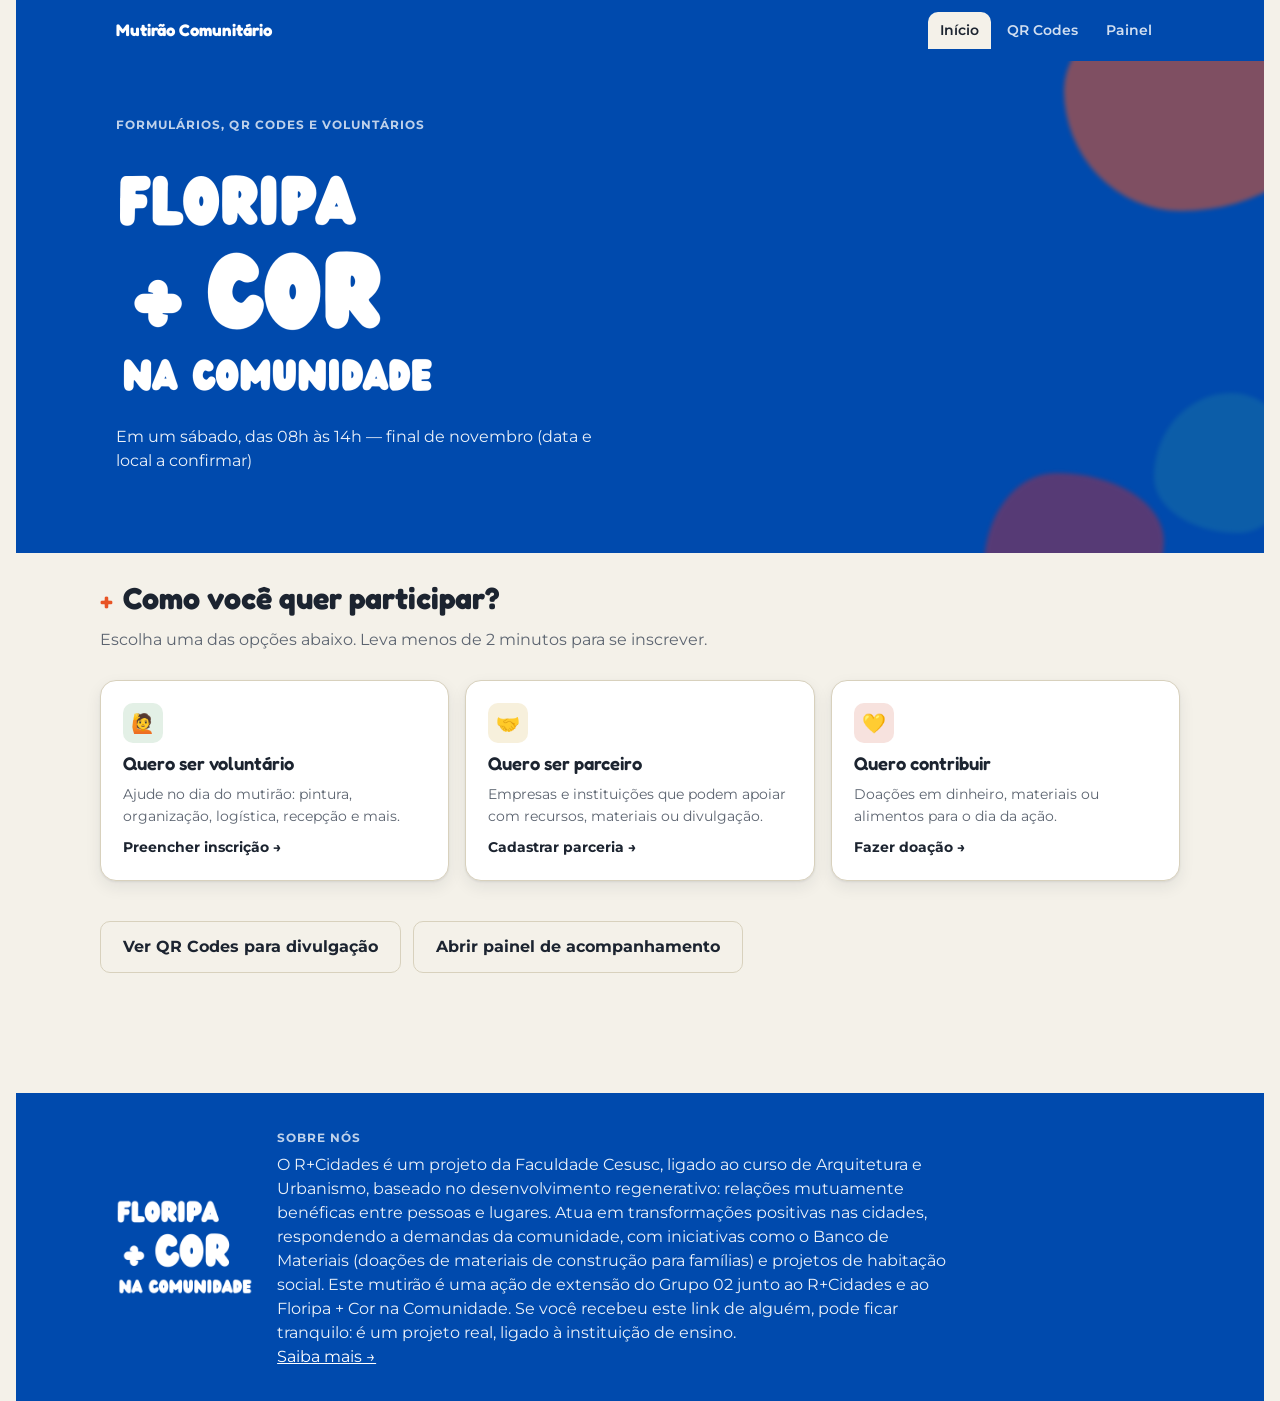
<file: index.html>
<!DOCTYPE html>
<html lang="pt-BR">
<head>
<meta charset="UTF-8">
<meta name="viewport" content="width=device-width, initial-scale=1.0">
<title>Mutirão Comunitário</title>
<link rel="icon" href="assets/favicon.svg" type="image/svg+xml">
<link rel="preconnect" href="https://fonts.googleapis.com">
<link rel="preconnect" href="https://fonts.gstatic.com" crossorigin>
<link href="https://fonts.googleapis.com/css2?family=Fredoka:wght@500;600;700&family=Montserrat:wght@400;500;600;700;800&family=JetBrains+Mono:wght@500;600&display=swap" rel="stylesheet">
<link rel="stylesheet" href="assets/styles.css">
<style>
  .hero {
    background: var(--pine);
    color: var(--ink-on-pine);
    position: relative;
    overflow: hidden;
  }
  /* Manchas de tinta — ecoam o conceito "cor que transforma" da marca
     Floripa + Cor sem depender de imagens. Puramente decorativas. */
  .hero .blob {
    position: absolute;
    filter: blur(2px);
    opacity: 0.55;
    pointer-events: none;
  }
  .hero .blob--laranja {
    width: 260px; height: 220px;
    right: -60px; top: -70px;
    background: var(--brand);
    border-radius: 62% 38% 55% 45% / 45% 55% 45% 55%;
  }
  .hero .blob--vermelho {
    width: 180px; height: 170px;
    right: 100px; bottom: -90px;
    background: var(--brick);
    border-radius: 40% 60% 65% 35% / 55% 40% 60% 45%;
    opacity: 0.4;
  }
  .hero .blob--teal {
    width: 140px; height: 140px;
    right: -30px; bottom: 20px;
    background: var(--teal);
    border-radius: 55% 45% 40% 60% / 60% 50% 50% 40%;
    opacity: 0.35;
  }
  .hero-inner {
    max-width: 1080px;
    margin-inline: auto;
    padding: 56px 16px 64px;
    position: relative;
  }
  .hero .eyebrow { color: var(--ink-on-pine); opacity: 0.75; }
  .hero p { color: var(--ink-on-pine); opacity: 0.92; max-width: 46ch; }

  .hero-logo { margin: 0.3em 0; line-height: 0; }
  .hero-logo img {
    display: block;
    width: clamp(200px, 22vw + 90px, 320px);
    height: auto;
  }

  .cards {
    display: grid;
    grid-template-columns: repeat(auto-fit, minmax(220px, 1fr));
    gap: 16px;
    margin-top: 28px;
  }
  .choice-card {
    background: var(--surface);
    border: 1px solid var(--line);
    border-radius: var(--radius);
    box-shadow: var(--shadow);
    padding: 22px;
    display: flex;
    flex-direction: column;
    gap: 10px;
    text-decoration: none;
    color: var(--ink);
  }
  .choice-card .tag {
    width: 40px; height: 40px;
    border-radius: 10px;
    display: flex; align-items: center; justify-content: center;
    font-size: 1.2rem;
  }
  .choice-card h3 { margin: 0; }
  .choice-card p { margin: 0; font-size: 0.9rem; color: var(--ink-muted); }
  .choice-card .go { margin-top: auto; font-weight: 700; font-size: 0.86rem; }

  .tag--voluntario { background: var(--good-bg); color: var(--pine-strong); }
  .tag--parceiro { background: var(--warn-bg); color: var(--brand-strong); }
  .tag--doador { background: var(--critical-bg); color: var(--brick-strong); }

  .secondary-links {
    display: flex; flex-wrap: wrap; gap: 12px;
    margin-top: 40px;
  }

  .section-title {
    display: flex;
    align-items: baseline;
    gap: 10px;
  }
  .section-title .plus {
    font-family: var(--font-display);
    font-weight: 600;
    font-size: 1.6rem;
    color: var(--brand);
    line-height: 1;
  }
</style>
</head>
<body>

<nav class="nav">
  <div class="nav-inner">
    <a class="nav-brand" href="index.html">Mutirão Comunitário</a>
    <div class="nav-tabs">
      <a href="index.html" aria-current="page">Início</a>
      <a href="qrcodes.html">QR Codes</a>
      <a href="painel.html">Painel</a>
    </div>
  </div>
</nav>

<header class="hero">
  <span class="blob blob--laranja" aria-hidden="true"></span>
  <span class="blob blob--vermelho" aria-hidden="true"></span>
  <span class="blob blob--teal" aria-hidden="true"></span>
  <div class="hero-inner stack">
    <span class="eyebrow" id="evento-org">Grupo 02 — Formulários, QR Codes e Voluntários</span>
    <h1 class="hero-logo"><img src="assets/logo-floripa-cor-branco.png" alt="Floripa + Cor na Comunidade — Mutirão Comunitário"></h1>
    <p id="evento-data">Em um sábado, das 08h às 14h — final de novembro (data e local a confirmar)</p>
  </div>
</header>

<main class="page page--wide">
  <h2 class="section-title"><span class="plus" aria-hidden="true">+</span> Como você quer participar?</h2>
  <p class="muted">Escolha uma das opções abaixo. Leva menos de 2 minutos para se inscrever.</p>

  <div class="cards">
    <a class="choice-card" href="voluntario.html">
      <span class="tag tag--voluntario">🙋</span>
      <h3>Quero ser voluntário</h3>
      <p>Ajude no dia do mutirão: pintura, organização, logística, recepção e mais.</p>
      <span class="go">Preencher inscrição →</span>
    </a>
    <a class="choice-card" href="parceiro.html">
      <span class="tag tag--parceiro">🤝</span>
      <h3>Quero ser parceiro</h3>
      <p>Empresas e instituições que podem apoiar com recursos, materiais ou divulgação.</p>
      <span class="go">Cadastrar parceria →</span>
    </a>
    <a class="choice-card" href="doador.html">
      <span class="tag tag--doador">💛</span>
      <h3>Quero contribuir</h3>
      <p>Doações em dinheiro, materiais ou alimentos para o dia da ação.</p>
      <span class="go">Fazer doação →</span>
    </a>
  </div>

  <div class="secondary-links">
    <a class="btn btn--ghost" href="qrcodes.html">Ver QR Codes para divulgação</a>
    <a class="btn btn--ghost" href="painel.html">Abrir painel de acompanhamento</a>
  </div>
</main>

<footer class="site-footer">
  <div class="footer-inner">
    <div class="footer-logo"><img id="footer-logo-img" hidden></div>
    <div class="footer-text">
      <span class="eyebrow">Sobre nós</span>
      <p id="footer-descricao"></p>
      <a id="footer-link" href="#" target="_blank" rel="noopener" hidden>Saiba mais →</a>
    </div>
  </div>
</footer>

<script src="config.js"></script>
<script>
  document.getElementById("evento-org").textContent = CONFIG.evento.organizacao;
  document.getElementById("evento-data").textContent = CONFIG.evento.dataLocal;
</script>
<script src="js/footer.js"></script>
</body>
</html>
</file>
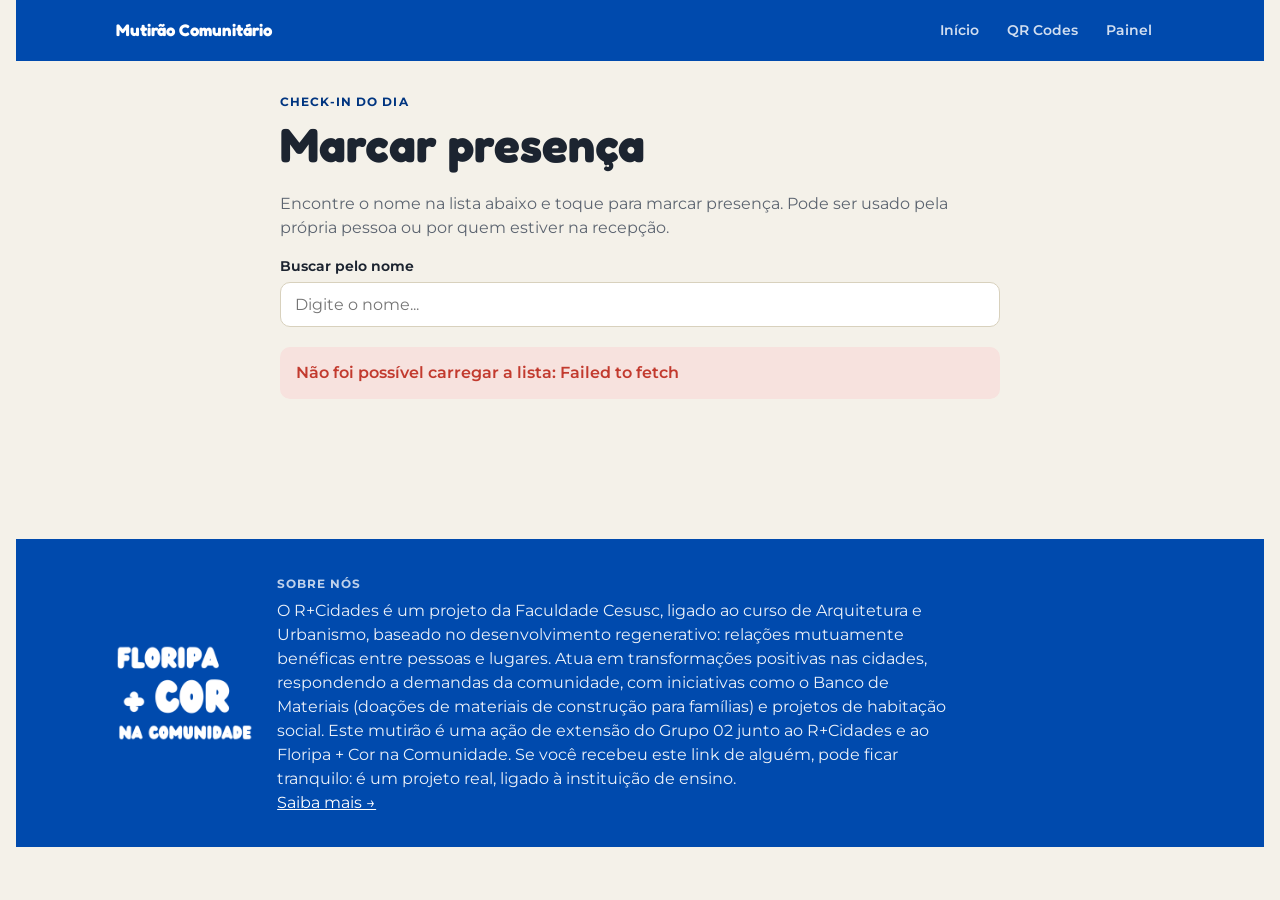
<file: checkin.html>
<!DOCTYPE html>
<html lang="pt-BR">
<head>
<meta charset="UTF-8">
<meta name="viewport" content="width=device-width, initial-scale=1.0">
<title>Check-in — Mutirão Comunitário</title>
<link rel="icon" href="assets/favicon.svg" type="image/svg+xml">
<link rel="preconnect" href="https://fonts.googleapis.com">
<link rel="preconnect" href="https://fonts.gstatic.com" crossorigin>
<link href="https://fonts.googleapis.com/css2?family=Fredoka:wght@500;600;700&family=Montserrat:wght@400;500;600;700;800&display=swap" rel="stylesheet">
<link rel="stylesheet" href="assets/styles.css">
<style>
  #erro-carregamento {
    display: none;
    background: var(--critical-bg);
    color: var(--critical);
    border-radius: var(--radius-sm);
    padding: 14px 16px;
    margin-bottom: 20px;
    font-weight: 600;
  }
  #vazio { display: none; }
  .contador {
    font-size: 0.9rem;
    color: var(--ink-muted);
    margin-bottom: 16px;
  }
</style>
</head>
<body>

<nav class="nav">
  <div class="nav-inner">
    <a class="nav-brand" href="index.html">Mutirão Comunitário</a>
    <div class="nav-tabs">
      <a href="index.html">Início</a>
      <a href="qrcodes.html">QR Codes</a>
      <a href="painel.html">Painel</a>
    </div>
  </div>
</nav>

<main class="page">
  <span class="eyebrow">Check-in do dia</span>
  <h1>Marcar presença</h1>
  <p class="muted">Encontre o nome na lista abaixo e toque para marcar presença. Pode ser usado pela própria pessoa ou por quem estiver na recepção.</p>

  <div class="field" style="margin-bottom: 20px;">
    <label for="busca">Buscar pelo nome</label>
    <input class="input" type="text" id="busca" placeholder="Digite o nome...">
  </div>

  <div id="erro-carregamento"></div>
  <p class="contador" id="contador"></p>

  <div class="stack" id="lista-checkin"></div>
  <div class="empty-state" id="vazio">Nenhum voluntário encontrado.</div>
</main>

<footer class="site-footer">
  <div class="footer-inner">
    <div class="footer-logo"><img id="footer-logo-img" hidden></div>
    <div class="footer-text">
      <span class="eyebrow">Sobre nós</span>
      <p id="footer-descricao"></p>
      <a id="footer-link" href="#" target="_blank" rel="noopener" hidden>Saiba mais →</a>
    </div>
  </div>
</footer>

<script src="config.js"></script>
<script src="js/footer.js"></script>
<script src="js/backend.js"></script>
<script src="js/checkin.js"></script>
</body>
</html>
</file>
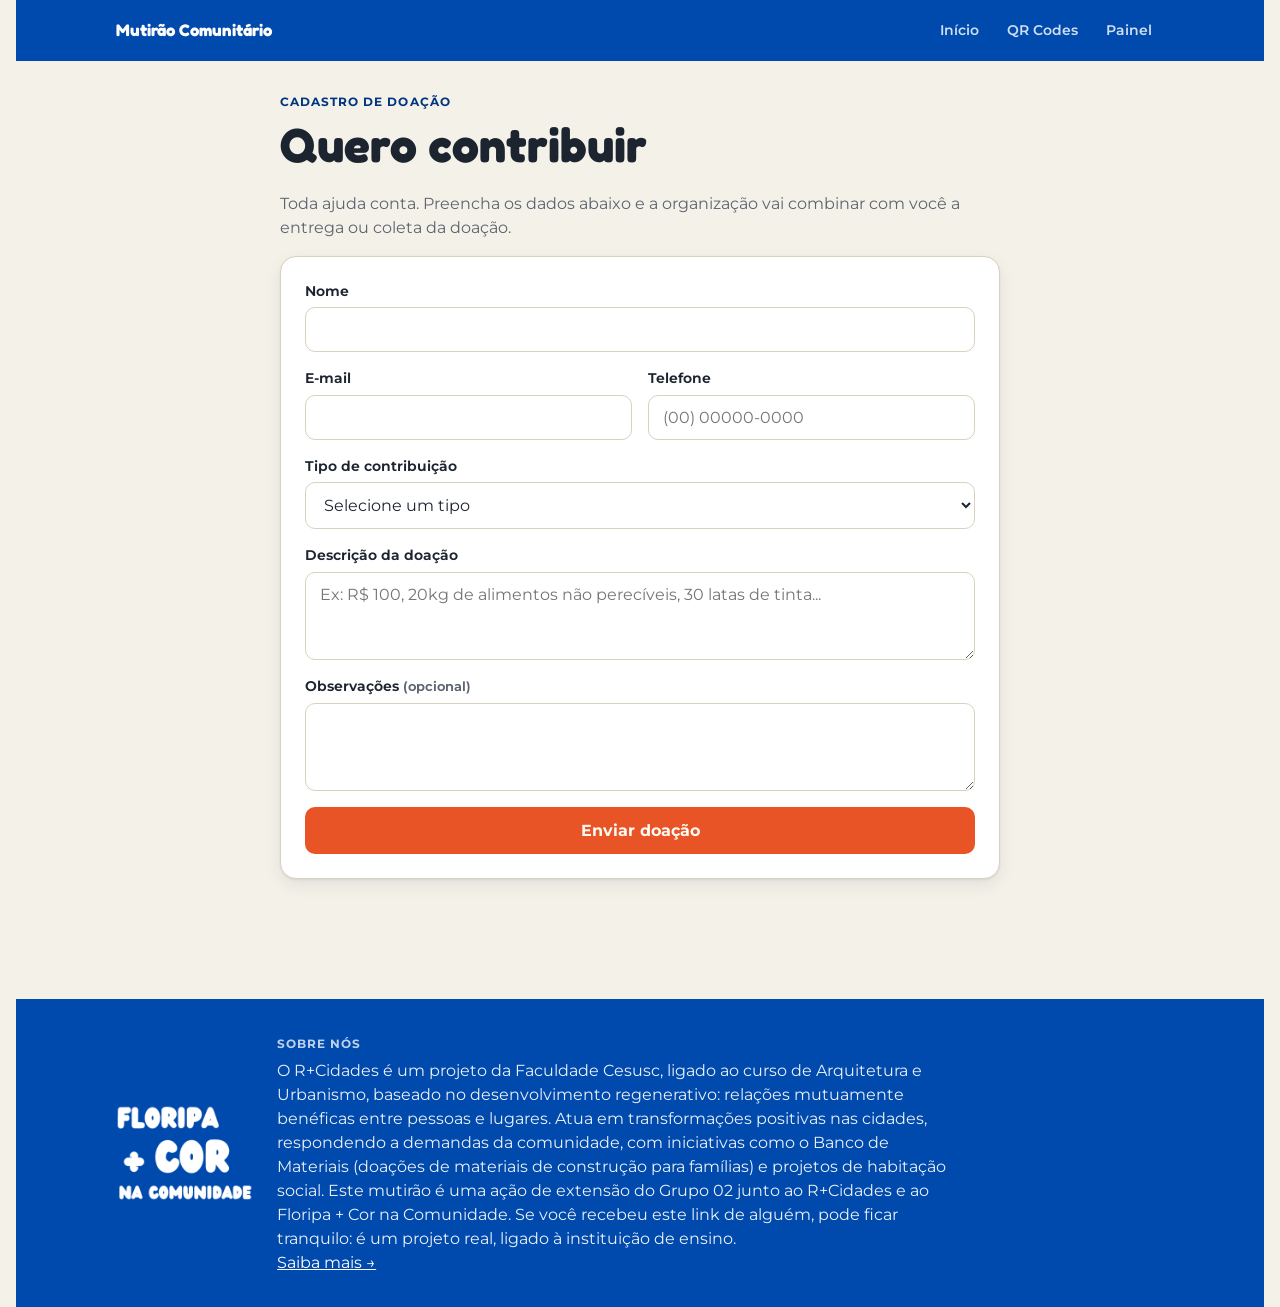
<file: doador.html>
<!DOCTYPE html>
<html lang="pt-BR">
<head>
<meta charset="UTF-8">
<meta name="viewport" content="width=device-width, initial-scale=1.0">
<title>Quero contribuir — Mutirão Comunitário</title>
<link rel="icon" href="assets/favicon.svg" type="image/svg+xml">
<link rel="preconnect" href="https://fonts.googleapis.com">
<link rel="preconnect" href="https://fonts.gstatic.com" crossorigin>
<link href="https://fonts.googleapis.com/css2?family=Fredoka:wght@500;600;700&family=Montserrat:wght@400;500;600;700;800&display=swap" rel="stylesheet">
<link rel="stylesheet" href="assets/styles.css">
</head>
<body>

<nav class="nav">
  <div class="nav-inner">
    <a class="nav-brand" href="index.html">Mutirão Comunitário</a>
    <div class="nav-tabs">
      <a href="index.html">Início</a>
      <a href="qrcodes.html">QR Codes</a>
      <a href="painel.html">Painel</a>
    </div>
  </div>
</nav>

<main class="page">
  <span class="eyebrow">Cadastro de doação</span>
  <h1>Quero contribuir</h1>
  <p class="muted">Toda ajuda conta. Preencha os dados abaixo e a organização vai combinar com você a entrega ou coleta da doação.</p>

  <form id="form" class="card stack" novalidate>

    <div class="honeypot" aria-hidden="true">
      <label for="site">Deixe em branco</label>
      <input type="text" id="site" name="site" tabindex="-1" autocomplete="off">
    </div>

    <div class="field">
      <label for="nome">Nome</label>
      <input class="input" type="text" id="nome" name="nome" required autocomplete="name">
    </div>

    <div class="row" style="align-items: flex-start; gap: 16px;">
      <div class="field" style="flex: 1; min-width: 220px;">
        <label for="email">E-mail</label>
        <input class="input" type="email" id="email" name="email" required autocomplete="email">
      </div>
      <div class="field" style="flex: 1; min-width: 220px;">
        <label for="telefone">Telefone</label>
        <input class="input" type="tel" id="telefone" name="telefone" placeholder="(00) 00000-0000" required autocomplete="tel">
      </div>
    </div>

    <div class="field">
      <label for="tipoContribuicao">Tipo de contribuição</label>
      <select class="input" id="tipoContribuicao" name="tipoContribuicao" required>
        <option value="" disabled selected>Selecione um tipo</option>
      </select>
    </div>

    <div class="field">
      <label for="descricao">Descrição da doação</label>
      <textarea id="descricao" name="descricao" required placeholder="Ex: R$ 100, 20kg de alimentos não perecíveis, 30 latas de tinta..."></textarea>
    </div>

    <div class="field">
      <label for="observacoes">Observações <span class="hint">(opcional)</span></label>
      <textarea id="observacoes" name="observacoes"></textarea>
    </div>

    <button class="btn btn--primary btn--block" type="submit">Enviar doação</button>
    <div id="status" class="form-status" role="status" aria-live="polite"></div>
  </form>
</main>

<footer class="site-footer">
  <div class="footer-inner">
    <div class="footer-logo"><img id="footer-logo-img" hidden></div>
    <div class="footer-text">
      <span class="eyebrow">Sobre nós</span>
      <p id="footer-descricao"></p>
      <a id="footer-link" href="#" target="_blank" rel="noopener" hidden>Saiba mais →</a>
    </div>
  </div>
</footer>

<script src="config.js"></script>
<script src="js/footer.js"></script>
<script src="js/backend.js"></script>
<script src="js/form-common.js"></script>
<script>
  const selectTipo = document.getElementById("tipoContribuicao");
  CONFIG.doador.tiposContribuicao.forEach((t) => {
    const opt = document.createElement("option");
    opt.value = t;
    opt.textContent = t;
    selectTipo.appendChild(opt);
  });

  ligarFormulario({
    sheet: CONFIG.backend.ABA_DOADORES,
    form: document.getElementById("form"),
    status: document.getElementById("status"),
    montarDados: () => {
      const dados = new FormData(document.getElementById("form"));
      return {
        nome: dados.get("nome"),
        email: dados.get("email"),
        telefone: dados.get("telefone"),
        tipoContribuicao: dados.get("tipoContribuicao"),
        descricao: dados.get("descricao"),
        observacoes: dados.get("observacoes") || "",
      };
    },
  });
</script>
</body>
</html>
</file>
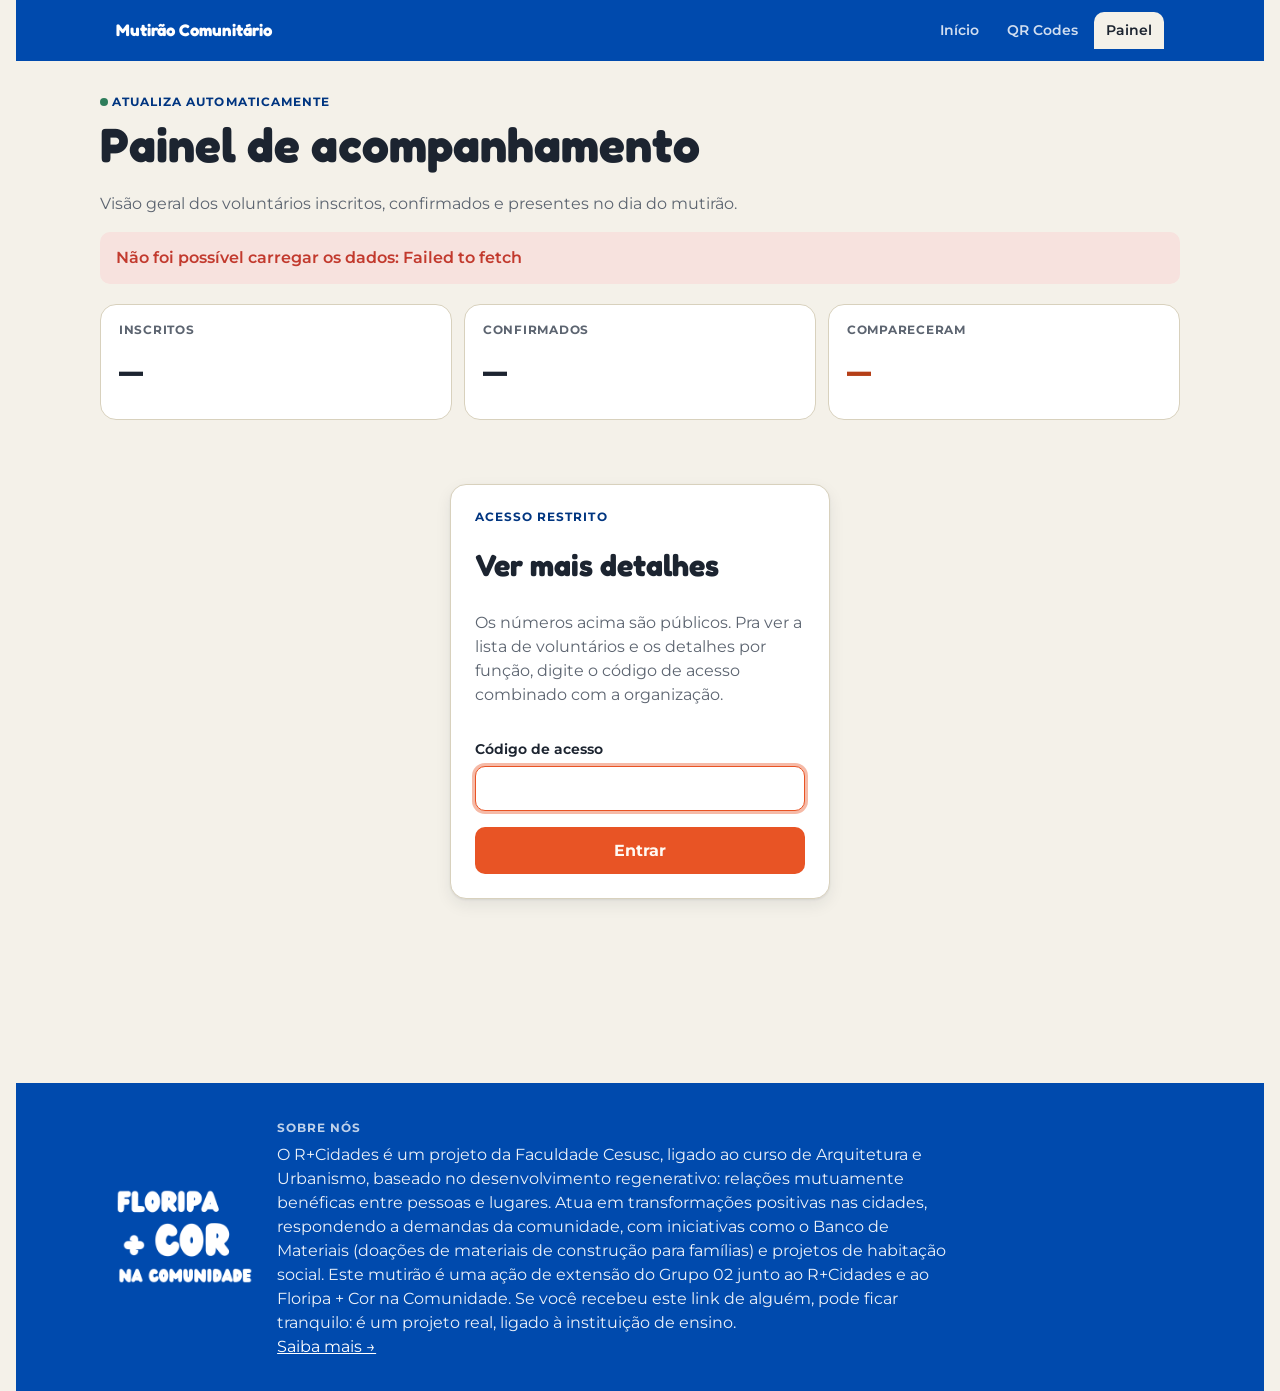
<file: painel.html>
<!DOCTYPE html>
<html lang="pt-BR">
<head>
<meta charset="UTF-8">
<meta name="viewport" content="width=device-width, initial-scale=1.0">
<title>Painel do Mutirão</title>
<link rel="icon" href="assets/favicon.svg" type="image/svg+xml">
<link rel="preconnect" href="https://fonts.googleapis.com">
<link rel="preconnect" href="https://fonts.gstatic.com" crossorigin>
<link href="https://fonts.googleapis.com/css2?family=Fredoka:wght@500;600;700&family=Montserrat:wght@400;500;600;700;800&family=JetBrains+Mono:wght@500;600&display=swap" rel="stylesheet">
<link rel="stylesheet" href="assets/styles.css">
<style>
  .panel-section { margin-top: 32px; }
  .panel-section h2 { margin-bottom: 4px; }
  .panel-section .desc { margin-bottom: 16px; }
  #erro-carregamento {
    display: none;
    background: var(--critical-bg);
    color: var(--critical);
    border-radius: var(--radius-sm);
    padding: 14px 16px;
    margin-bottom: 20px;
    font-weight: 600;
  }
  #tabela-vazia { display: none; }
  .live-dot {
    width: 8px; height: 8px; border-radius: 999px;
    background: var(--good);
    display: inline-block;
    animation: pulse 2s infinite;
  }
  @keyframes pulse { 0%,100%{opacity:1;} 50%{opacity:0.35;} }
  @media (prefers-reduced-motion: reduce) { .live-dot { animation: none; } }

  .gate-wrap {
    max-width: 380px;
    margin: 64px auto;
  }
  #pin-erro { display: none; }
</style>
</head>
<body>

<nav class="nav">
  <div class="nav-inner">
    <a class="nav-brand" href="index.html">Mutirão Comunitário</a>
    <div class="nav-tabs">
      <a href="index.html">Início</a>
      <a href="qrcodes.html">QR Codes</a>
      <a href="painel.html" aria-current="page">Painel</a>
    </div>
  </div>
</nav>

<main class="page page--wide">

  <span class="eyebrow"><span class="live-dot"></span> Atualiza automaticamente</span>
  <h1>Painel de acompanhamento</h1>
  <p class="muted">Visão geral dos voluntários inscritos, confirmados e presentes no dia do mutirão.</p>

  <div id="erro-carregamento"></div>

  <section class="stat-row">
    <div class="stat-tile">
      <div class="label">Inscritos</div>
      <div class="value tabular" id="stat-total">—</div>
    </div>
    <div class="stat-tile">
      <div class="label">Confirmados</div>
      <div class="value tabular" id="stat-confirmados">—</div>
    </div>
    <div class="stat-tile">
      <div class="label">Compareceram</div>
      <div class="value tabular accent" id="stat-compareceram">—</div>
    </div>
  </section>

  <div id="painel-gate" class="gate-wrap">
    <form id="pin-form" class="card stack">
      <span class="eyebrow">Acesso restrito</span>
      <h2>Ver mais detalhes</h2>
      <p class="muted">Os números acima são públicos. Pra ver a lista de voluntários e os detalhes por função, digite o código de acesso combinado com a organização.</p>
      <div class="field">
        <label for="pin-input">Código de acesso</label>
        <input class="input" type="password" id="pin-input" autocomplete="off">
      </div>
      <div id="pin-erro" class="form-status form-status--visible form-status--error">Código incorreto. Tente de novo.</div>
      <button class="btn btn--primary btn--block" type="submit">Entrar</button>
    </form>
  </div>

  <div id="painel-conteudo" hidden>
  <section class="panel-section">
    <h2>Funções: quantos já se inscreveram</h2>
    <p class="desc muted">Sem limite por função — quanto mais gente, melhor. Responsáveis definidos em <code>config.js</code>.</p>
    <div class="card">
      <div class="role-bar-row" id="funcoes-lista"></div>
    </div>
  </section>

  <section class="panel-section">
    <h2>Registro de presença</h2>
    <p class="desc muted">Clique nos status para confirmar presença ou marcar falta. No dia do evento, considere usar a <a href="checkin.html">página de check-in</a> — é mais rápida pra marcar presença em massa na entrada.</p>

    <div class="card" style="margin-bottom: 16px;">
      <div class="filters">
        <div class="field">
          <label for="filtro-curso">Curso</label>
          <select class="input" id="filtro-curso">
            <option value="">Todos</option>
          </select>
        </div>
        <div class="field">
          <label for="filtro-disponibilidade">Disponibilidade</label>
          <select class="input" id="filtro-disponibilidade">
            <option value="">Todas</option>
          </select>
        </div>
        <div class="field">
          <label for="filtro-funcao">Função</label>
          <select class="input" id="filtro-funcao">
            <option value="">Todas</option>
          </select>
        </div>
      </div>
    </div>

    <div class="table-scroll">
      <table class="roster">
        <thead>
          <tr>
            <th>Voluntário</th>
            <th>Curso</th>
            <th>Disponibilidade</th>
            <th>Função</th>
            <th>Confirmado</th>
            <th>Presença</th>
            <th>Observação</th>
          </tr>
        </thead>
        <tbody id="tabela-corpo"></tbody>
      </table>
      <div class="empty-state" id="tabela-vazia">Nenhum voluntário encontrado com esses filtros.</div>
    </div>
  </section>

  <section class="panel-section">
    <h2>Doações e parcerias: status</h2>
    <p class="desc muted">Acompanhe cada doação e parceria cadastrada, do primeiro contato até o recebimento. Troque o status direto na tabela — a mudança é gravada na planilha.</p>

    <div class="stat-row" id="status-resumo" style="margin-bottom: 16px;"></div>

    <div class="card" style="margin-bottom: 16px;">
      <div class="filters">
        <div class="field">
          <label for="filtro-tipo-contrib">Tipo</label>
          <select class="input" id="filtro-tipo-contrib">
            <option value="">Todos</option>
            <option value="Doação">Doações</option>
            <option value="Parceria">Parcerias</option>
          </select>
        </div>
        <div class="field">
          <label for="filtro-status-contrib">Status</label>
          <select class="input" id="filtro-status-contrib">
            <option value="">Todos</option>
          </select>
        </div>
      </div>
    </div>

    <div class="table-scroll">
      <table class="roster">
        <thead>
          <tr>
            <th>Tipo</th>
            <th>Nome</th>
            <th>Contribuição</th>
            <th>Detalhes</th>
            <th>Contato</th>
            <th>Status</th>
          </tr>
        </thead>
        <tbody id="tabela-contribuicoes"></tbody>
      </table>
      <div class="empty-state" id="contribuicoes-vazia" style="display:none;">Nenhuma doação ou parceria encontrada com esses filtros.</div>
    </div>
  </section>
  </div>
</main>

<footer class="site-footer">
  <div class="footer-inner">
    <div class="footer-logo"><img id="footer-logo-img" hidden></div>
    <div class="footer-text">
      <span class="eyebrow">Sobre nós</span>
      <p id="footer-descricao"></p>
      <a id="footer-link" href="#" target="_blank" rel="noopener" hidden>Saiba mais →</a>
    </div>
  </div>
</footer>

<script src="config.js"></script>
<script src="js/footer.js"></script>
<script>
  // Tela de PIN — mostra o painel só depois de digitar o código certo
  // (ou se o código já foi validado antes neste navegador).
  (function () {
    const pin = (CONFIG.painel && CONFIG.painel.pin) || "";
    const gate = document.getElementById("painel-gate");
    const conteudo = document.getElementById("painel-conteudo");

    function liberar() {
      gate.hidden = true;
      conteudo.hidden = false;
    }

    if (!pin || localStorage.getItem("painelPin") === pin) {
      liberar();
      return;
    }

    const form = document.getElementById("pin-form");
    const input = document.getElementById("pin-input");
    const erro = document.getElementById("pin-erro");

    form.addEventListener("submit", (evento) => {
      evento.preventDefault();
      if (input.value === pin) {
        localStorage.setItem("painelPin", pin);
        liberar();
      } else {
        erro.style.display = "block";
        input.value = "";
        input.focus();
      }
    });

    input.focus();
  })();
</script>
<script src="js/backend.js"></script>
<script src="js/dashboard.js"></script>
</body>
</html>
</file>
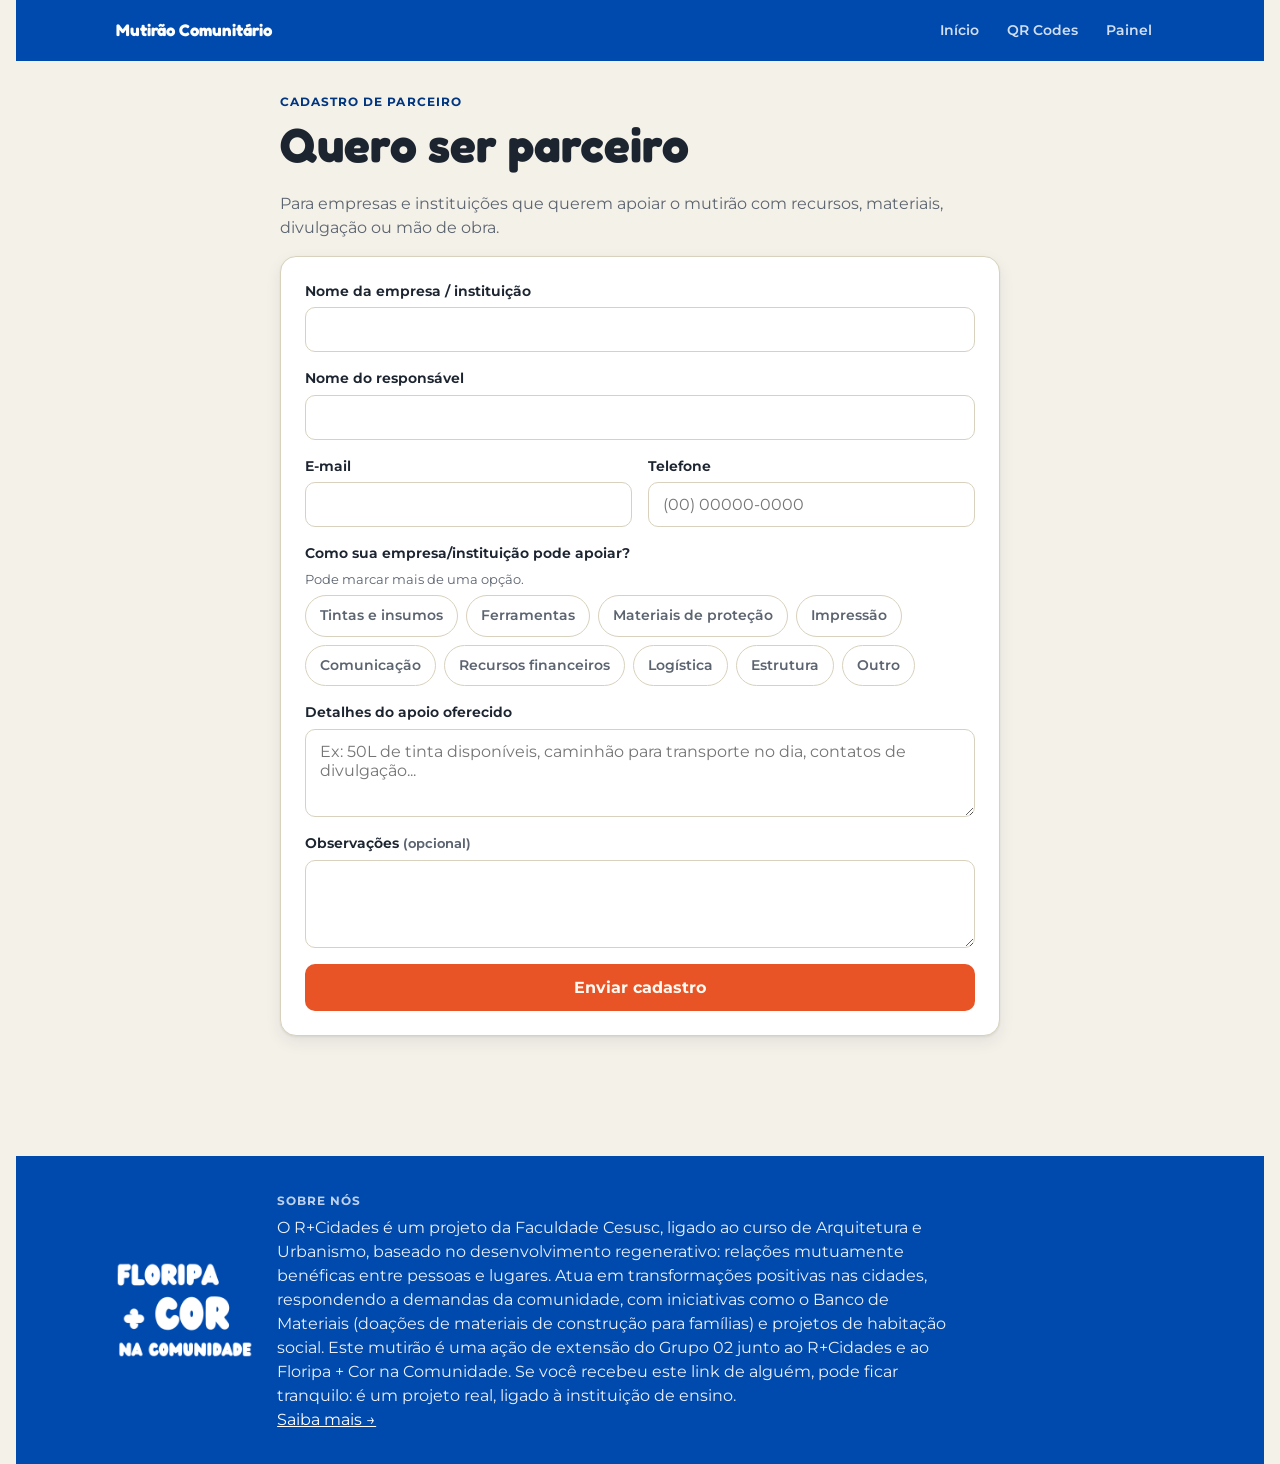
<file: parceiro.html>
<!DOCTYPE html>
<html lang="pt-BR">
<head>
<meta charset="UTF-8">
<meta name="viewport" content="width=device-width, initial-scale=1.0">
<title>Quero ser parceiro — Mutirão Comunitário</title>
<link rel="icon" href="assets/favicon.svg" type="image/svg+xml">
<link rel="preconnect" href="https://fonts.googleapis.com">
<link rel="preconnect" href="https://fonts.gstatic.com" crossorigin>
<link href="https://fonts.googleapis.com/css2?family=Fredoka:wght@500;600;700&family=Montserrat:wght@400;500;600;700;800&display=swap" rel="stylesheet">
<link rel="stylesheet" href="assets/styles.css">
</head>
<body>

<nav class="nav">
  <div class="nav-inner">
    <a class="nav-brand" href="index.html">Mutirão Comunitário</a>
    <div class="nav-tabs">
      <a href="index.html">Início</a>
      <a href="qrcodes.html">QR Codes</a>
      <a href="painel.html">Painel</a>
    </div>
  </div>
</nav>

<main class="page">
  <span class="eyebrow">Cadastro de parceiro</span>
  <h1>Quero ser parceiro</h1>
  <p class="muted">Para empresas e instituições que querem apoiar o mutirão com recursos, materiais, divulgação ou mão de obra.</p>

  <form id="form" class="card stack" novalidate>

    <div class="honeypot" aria-hidden="true">
      <label for="site">Deixe em branco</label>
      <input type="text" id="site" name="site" tabindex="-1" autocomplete="off">
    </div>

    <div class="field">
      <label for="empresa">Nome da empresa / instituição</label>
      <input class="input" type="text" id="empresa" name="empresa" required>
    </div>

    <div class="field">
      <label for="responsavel">Nome do responsável</label>
      <input class="input" type="text" id="responsavel" name="responsavel" required autocomplete="name">
    </div>

    <div class="row" style="align-items: flex-start; gap: 16px;">
      <div class="field" style="flex: 1; min-width: 220px;">
        <label for="email">E-mail</label>
        <input class="input" type="email" id="email" name="email" required autocomplete="email">
      </div>
      <div class="field" style="flex: 1; min-width: 220px;">
        <label for="telefone">Telefone</label>
        <input class="input" type="tel" id="telefone" name="telefone" placeholder="(00) 00000-0000" required autocomplete="tel">
      </div>
    </div>

    <div class="field">
      <label>Como sua empresa/instituição pode apoiar?</label>
      <span class="hint">Pode marcar mais de uma opção.</span>
      <div class="choice-grid" id="apoio-grid"></div>
    </div>

    <div class="field" id="campo-outro-apoio" style="display:none;">
      <label for="outroApoio">Qual tipo de apoio?</label>
      <input class="input" type="text" id="outroApoio" name="outroApoio" placeholder="Descreva o tipo de apoio">
    </div>

    <div class="field">
      <label for="descricao">Detalhes do apoio oferecido</label>
      <textarea id="descricao" name="descricao" required placeholder="Ex: 50L de tinta disponíveis, caminhão para transporte no dia, contatos de divulgação..."></textarea>
    </div>

    <div class="field">
      <label for="observacoes">Observações <span class="hint">(opcional)</span></label>
      <textarea id="observacoes" name="observacoes"></textarea>
    </div>

    <button class="btn btn--primary btn--block" type="submit">Enviar cadastro</button>
    <div id="status" class="form-status" role="status" aria-live="polite"></div>
  </form>
</main>

<footer class="site-footer">
  <div class="footer-inner">
    <div class="footer-logo"><img id="footer-logo-img" hidden></div>
    <div class="footer-text">
      <span class="eyebrow">Sobre nós</span>
      <p id="footer-descricao"></p>
      <a id="footer-link" href="#" target="_blank" rel="noopener" hidden>Saiba mais →</a>
    </div>
  </div>
</footer>

<script src="config.js"></script>
<script src="js/footer.js"></script>
<script src="js/backend.js"></script>
<script src="js/form-common.js"></script>
<script>
  // Preenche o checklist de tipos de apoio (múltipla escolha) + "Outro"
  const gridApoio = document.getElementById("apoio-grid");
  CONFIG.parceiro.tiposApoio.forEach((t) => {
    const label = document.createElement("label");
    label.className = "choice";
    label.innerHTML = `<input type="checkbox" name="tipoApoio" value="${t}"><span>${t}</span>`;
    gridApoio.appendChild(label);
  });

  const campoOutroApoio = document.getElementById("campo-outro-apoio");
  gridApoio.addEventListener("change", () => {
    const outroMarcado = gridApoio.querySelector('input[value="Outro"]').checked;
    campoOutroApoio.style.display = outroMarcado ? "flex" : "none";
  });

  ligarFormulario({
    sheet: CONFIG.backend.ABA_PARCEIROS,
    form: document.getElementById("form"),
    status: document.getElementById("status"),
    montarDados: () => {
      const form = document.getElementById("form");
      const dados = new FormData(form);

      let tiposApoio = Array.from(
        form.querySelectorAll('input[name="tipoApoio"]:checked')
      ).map((el) => el.value);
      if (tiposApoio.includes("Outro") && dados.get("outroApoio")) {
        tiposApoio = tiposApoio.filter((t) => t !== "Outro");
        tiposApoio.push(dados.get("outroApoio"));
      }

      return {
        empresa: dados.get("empresa"),
        responsavel: dados.get("responsavel"),
        email: dados.get("email"),
        telefone: dados.get("telefone"),
        tipoParceria: tiposApoio.join(", "),
        descricao: dados.get("descricao"),
        observacoes: dados.get("observacoes") || "",
      };
    },
  });
</script>
</body>
</html>
</file>
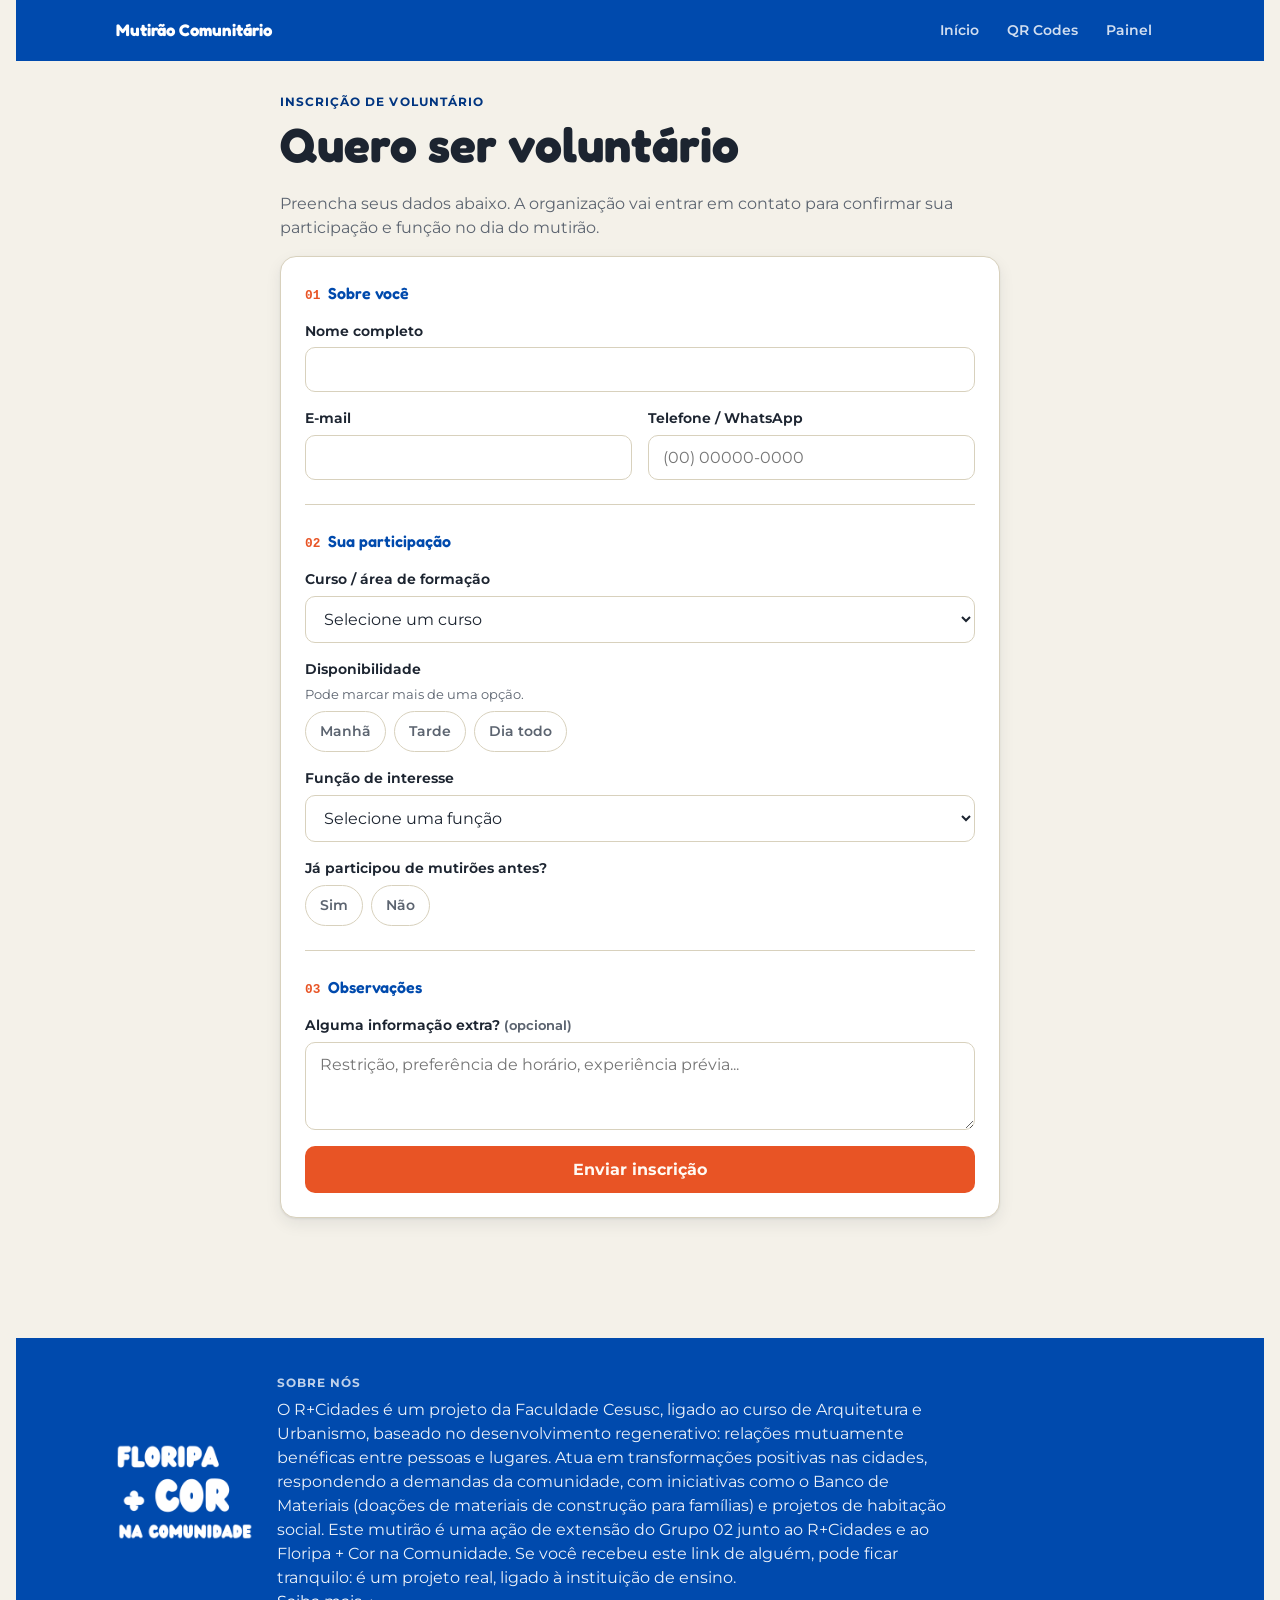
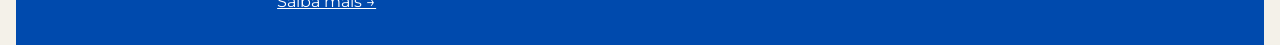
<file: voluntario.html>
<!DOCTYPE html>
<html lang="pt-BR">
<head>
<meta charset="UTF-8">
<meta name="viewport" content="width=device-width, initial-scale=1.0">
<title>Quero ser voluntário — Mutirão Comunitário</title>
<link rel="icon" href="assets/favicon.svg" type="image/svg+xml">
<link rel="preconnect" href="https://fonts.googleapis.com">
<link rel="preconnect" href="https://fonts.gstatic.com" crossorigin>
<link href="https://fonts.googleapis.com/css2?family=Fredoka:wght@500;600;700&family=Montserrat:wght@400;500;600;700;800&display=swap" rel="stylesheet">
<link rel="stylesheet" href="assets/styles.css">
</head>
<body>

<nav class="nav">
  <div class="nav-inner">
    <a class="nav-brand" href="index.html">Mutirão Comunitário</a>
    <div class="nav-tabs">
      <a href="index.html">Início</a>
      <a href="qrcodes.html">QR Codes</a>
      <a href="painel.html">Painel</a>
    </div>
  </div>
</nav>

<main class="page">
  <span class="eyebrow">Inscrição de voluntário</span>
  <h1>Quero ser voluntário</h1>
  <p class="muted">Preencha seus dados abaixo. A organização vai entrar em contato para confirmar sua participação e função no dia do mutirão.</p>

  <form id="form" class="card stack" novalidate>

    <div class="honeypot" aria-hidden="true">
      <label for="site">Deixe em branco</label>
      <input type="text" id="site" name="site" tabindex="-1" autocomplete="off">
    </div>

    <div class="form-block">
      <div class="form-block-title"><span class="num">01</span> Sobre você</div>

      <div class="field">
        <label for="nome">Nome completo</label>
        <input class="input" type="text" id="nome" name="nome" required autocomplete="name">
      </div>

      <div class="row" style="align-items: flex-start; gap: 16px;">
        <div class="field" style="flex: 1; min-width: 220px;">
          <label for="email">E-mail</label>
          <input class="input" type="email" id="email" name="email" required autocomplete="email">
        </div>
        <div class="field" style="flex: 1; min-width: 220px;">
          <label for="telefone">Telefone / WhatsApp</label>
          <input class="input" type="tel" id="telefone" name="telefone" placeholder="(00) 00000-0000" required autocomplete="tel">
        </div>
      </div>
    </div>

    <div class="form-block">
      <div class="form-block-title"><span class="num">02</span> Sua participação</div>

      <div class="field">
        <label for="curso">Curso / área de formação</label>
        <select class="input" id="curso" name="curso" required>
          <option value="" disabled selected>Selecione um curso</option>
        </select>
      </div>

      <div class="field" id="campo-outro-curso" style="display:none;">
        <label for="outroCurso">Qual curso?</label>
        <input class="input" type="text" id="outroCurso" name="outroCurso" placeholder="Digite seu curso">
      </div>

      <div class="field">
        <label>Disponibilidade</label>
        <span class="hint">Pode marcar mais de uma opção.</span>
        <div class="choice-grid" id="disponibilidade-grid"></div>
      </div>

      <div class="field">
        <label for="funcao">Função de interesse</label>
        <select class="input" id="funcao" name="funcao" required>
          <option value="" disabled selected>Selecione uma função</option>
        </select>
      </div>

      <div class="field" id="campo-outra-funcao" style="display:none;">
        <label for="outraFuncao">Qual função?</label>
        <input class="input" type="text" id="outraFuncao" name="outraFuncao" placeholder="Descreva a função">
      </div>

      <div class="field">
        <label>Já participou de mutirões antes?</label>
        <div class="choice-grid">
          <label class="choice">
            <input type="radio" name="jaParticipou" value="Sim" required>
            <span>Sim</span>
          </label>
          <label class="choice">
            <input type="radio" name="jaParticipou" value="Não" required>
            <span>Não</span>
          </label>
        </div>
      </div>
    </div>

    <div class="form-block">
      <div class="form-block-title"><span class="num">03</span> Observações</div>

      <div class="field">
        <label for="observacoes">Alguma informação extra? <span class="hint">(opcional)</span></label>
        <textarea id="observacoes" name="observacoes" placeholder="Restrição, preferência de horário, experiência prévia..."></textarea>
      </div>
    </div>

    <button class="btn btn--primary btn--block" type="submit">Enviar inscrição</button>
    <div id="status" class="form-status" role="status" aria-live="polite"></div>
  </form>
</main>

<footer class="site-footer">
  <div class="footer-inner">
    <div class="footer-logo"><img id="footer-logo-img" hidden></div>
    <div class="footer-text">
      <span class="eyebrow">Sobre nós</span>
      <p id="footer-descricao"></p>
      <a id="footer-link" href="#" target="_blank" rel="noopener" hidden>Saiba mais →</a>
    </div>
  </div>
</footer>

<script src="config.js"></script>
<script src="js/footer.js"></script>
<script src="js/backend.js"></script>
<script src="js/form-common.js"></script>
<script>
  // Preenche a lista de funções a partir do config.js
  const selectFuncao = document.getElementById("funcao");
  CONFIG.voluntario.funcoes.forEach((f) => {
    const opt = document.createElement("option");
    opt.value = f;
    opt.textContent = f;
    selectFuncao.appendChild(opt);
  });
  const optOutra = document.createElement("option");
  optOutra.value = "Outra";
  optOutra.textContent = "Outra (descrever abaixo)";
  selectFuncao.appendChild(optOutra);

  const campoOutraFuncao = document.getElementById("campo-outra-funcao");
  selectFuncao.addEventListener("change", () => {
    campoOutraFuncao.style.display = selectFuncao.value === "Outra" ? "flex" : "none";
  });

  // Preenche a lista de cursos a partir do config.js
  const selectCurso = document.getElementById("curso");
  CONFIG.voluntario.cursosSugeridos.forEach((c) => {
    const opt = document.createElement("option");
    opt.value = c;
    opt.textContent = c;
    selectCurso.appendChild(opt);
  });
  const optOutroCurso = document.createElement("option");
  optOutroCurso.value = "Outro";
  optOutroCurso.textContent = "Outro (descrever abaixo)";
  selectCurso.appendChild(optOutroCurso);

  const campoOutroCurso = document.getElementById("campo-outro-curso");
  selectCurso.addEventListener("change", () => {
    campoOutroCurso.style.display = selectCurso.value === "Outro" ? "flex" : "none";
  });

  // Preenche opções de disponibilidade (checkboxes múltiplos)
  const grid = document.getElementById("disponibilidade-grid");
  CONFIG.voluntario.disponibilidade.forEach((d) => {
    const label = document.createElement("label");
    label.className = "choice";
    label.innerHTML = `<input type="checkbox" name="disponibilidade" value="${d.rotulo}"><span>${d.rotulo}</span>`;
    grid.appendChild(label);
  });

  ligarFormulario({
    sheet: CONFIG.backend.ABA_VOLUNTARIOS,
    form: document.getElementById("form"),
    status: document.getElementById("status"),
    montarDados: () => {
      const form = document.getElementById("form");
      const dados = new FormData(form);
      const disponibilidade = Array.from(
        form.querySelectorAll('input[name="disponibilidade"]:checked')
      ).map((el) => el.value);

      let funcao = dados.get("funcao");
      if (funcao === "Outra" && dados.get("outraFuncao")) {
        funcao = dados.get("outraFuncao");
      }

      let curso = dados.get("curso");
      if (curso === "Outro" && dados.get("outroCurso")) {
        curso = dados.get("outroCurso");
      }

      return {
        nome: dados.get("nome"),
        curso,
        email: dados.get("email"),
        telefone: dados.get("telefone"),
        disponibilidade: disponibilidade.join(", "),
        funcao,
        jaParticipou: dados.get("jaParticipou"),
        observacoes: dados.get("observacoes") || "",
      };
    },
  });
</script>
</body>
</html>
</file>
<file: assets/styles.css>
/**
 * SISTEMA VISUAL — Mutirão Comunitário
 * ------------------------------------------------------------------
 * Identidade oficial "Floripa + Cor": 4 cores de tinta (vermelho,
 * azul-petróleo, laranja, azul profundo), cada uma representando uma
 * frente do projeto — voluntário, parceiro, doador e check-in.
 *
 * COMO TROCAR AS CORES: edite só os valores dentro de `:root` (tema
 * claro) e dos dois blocos marcados "TEMA ESCURO" logo abaixo. Os
 * nomes das variáveis (--pine, --brick...) ficaram do sistema
 * anterior por simplicidade de código, mas os VALORES já são as
 * cores oficiais da marca — não precisa mexer no resto do arquivo,
 * todo o site usa essas variáveis (var(--nome)).
 * ------------------------------------------------------------------
 */

/* ============ 1. TOKENS — TEMA CLARO (padrão) ============ */
:root {
  /* Superfícies */
  --paper: #f4f1e9;        /* fundo geral — papel claro e neutro */
  --surface: #ffffff;      /* cartões, inputs, fichas */
  --surface-2: #e9e4d6;    /* faixas alternadas, campos desabilitados */
  --line: #d8d1bd;         /* bordas e divisórias */

  /* Texto */
  --ink: #1c2430;          /* texto principal — quase-preto azulado */
  --ink-muted: #5c6470;    /* texto secundário */
  --ink-on-brand: #fffaf3; /* texto sobre fundo laranja */
  --ink-on-pine: #ffffff;  /* texto sobre fundo azul profundo */

  /* Marca — Floripa + Cor */
  --brand: #e85425;        /* laranja — botões primários, CTA, destaque */
  --brand-strong: #b53f18; /* hover/active do laranja */
  --pine: #004aad;         /* azul profundo — navegação, cabeçalhos, cartaz "Voluntário" */
  --pine-strong: #003580;  /* hover/active do azul profundo */
  --brick: #d82424;        /* vermelho — cartaz "Doador" */
  --brick-strong: #a81b1b;
  --teal: #2381a1;         /* azul-petróleo — cartaz "Check-in" */
  --teal-strong: #1a6480;

  /* Estados semânticos (independentes da marca) */
  --good: #2e7d5b;         /* confirmado / compareceu */
  --good-bg: #e3f0e6;
  --warn: #c99a2e;         /* pendente / aguardando */
  --warn-bg: #f7f0dc;
  --critical: #c23a2e;     /* faltou */
  --critical-bg: #f7e2de;

  /* Sombra e foco */
  --shadow: 0 1px 2px rgba(28, 36, 48, 0.08), 0 6px 16px rgba(28, 36, 48, 0.08);
  --focus-ring: 0 0 0 3px rgba(232, 84, 37, 0.4);

  --radius: 16px;
  --radius-sm: 10px;

  color-scheme: light;
}

/* ============ TEMA ESCURO — segue o SO ("sistema") ============ */
@media (prefers-color-scheme: dark) {
  :root:not([data-theme="light"]) {
    --paper: #171c24;
    --surface: #212833;
    --surface-2: #2a323e;
    --line: #3a4453;

    --ink: #f0ede4;
    --ink-muted: #a8b0bd;
    --ink-on-brand: #241005;
    --ink-on-pine: #f0ede4;

    --brand: #f57a4a;
    --brand-strong: #ff9a6e;
    --pine: #3d7fd1;
    --pine-strong: #6ba0e0;
    --brick: #e2645a;
    --brick-strong: #ef8b83;
    --teal: #52a8c4;
    --teal-strong: #7cc0d8;

    --good: #63b691;
    --good-bg: #23352c;
    --warn: #dfbb5e;
    --warn-bg: #3a3222;
    --critical: #e0897d;
    --critical-bg: #3a2723;

    --shadow: 0 1px 2px rgba(0, 0, 0, 0.3), 0 6px 20px rgba(0, 0, 0, 0.35);
    color-scheme: dark;
  }
}

/* ============ TEMA ESCURO — escolha explícita do usuário ============ */
:root[data-theme="dark"] {
  --paper: #171c24;
  --surface: #212833;
  --surface-2: #2a323e;
  --line: #3a4453;

  --ink: #f0ede4;
  --ink-muted: #a8b0bd;
  --ink-on-brand: #241005;
  --ink-on-pine: #f0ede4;

  --brand: #f57a4a;
  --brand-strong: #ff9a6e;
  --pine: #3d7fd1;
  --pine-strong: #6ba0e0;
  --brick: #e2645a;
  --brick-strong: #ef8b83;
  --teal: #52a8c4;
  --teal-strong: #7cc0d8;

  --good: #63b691;
  --good-bg: #23352c;
  --warn: #dfbb5e;
  --warn-bg: #3a3222;
  --critical: #e0897d;
  --critical-bg: #3a2723;

  --shadow: 0 1px 2px rgba(0, 0, 0, 0.3), 0 6px 20px rgba(0, 0, 0, 0.35);
  color-scheme: dark;
}

/* ============ 2. TIPOGRAFIA ============ */
:root {
  --font-display: "Fredoka", "Montserrat", system-ui, -apple-system, "Segoe UI", sans-serif;
  --font-body: "Montserrat", system-ui, -apple-system, "Segoe UI", sans-serif;
  --font-mono: "JetBrains Mono", ui-monospace, "SFMono-Regular", Menlo, monospace;
}

* { box-sizing: border-box; }
html { -webkit-text-size-adjust: 100%; }

body {
  margin: 0;
  background: var(--paper);
  color: var(--ink);
  font-family: var(--font-body);
  font-size: 16px;
  line-height: 1.5;
  padding-inline: max(16px, env(safe-area-inset-left));
}

h1, h2, h3 {
  font-family: var(--font-display);
  font-weight: 700;
  line-height: 1.15;
  text-wrap: balance;
  margin: 0 0 0.4em;
  color: var(--ink);
}
h1 { font-size: clamp(1.9rem, 1.5rem + 2vw, 3rem); font-weight: 700; }
h2 { font-size: clamp(1.4rem, 1.2rem + 1vw, 1.9rem); }
h3 { font-size: 1.15rem; font-weight: 600; }

p { margin: 0 0 1em; color: var(--ink); max-width: 65ch; }
.muted { color: var(--ink-muted); }

a { color: var(--pine-strong); }
:focus-visible { outline: none; box-shadow: var(--focus-ring); border-radius: var(--radius-sm); }

.eyebrow {
  display: inline-block;
  font-family: var(--font-body);
  font-size: 0.72rem;
  font-weight: 700;
  letter-spacing: 0.09em;
  text-transform: uppercase;
  color: var(--pine-strong);
  margin-bottom: 0.5em;
}

.tabular { font-variant-numeric: tabular-nums; }

/* ============ 3. LAYOUT ============ */
.page {
  max-width: 720px;
  margin-inline: auto;
  padding-block: 28px 64px;
}
.page--wide { max-width: 1080px; }

.stack { display: flex; flex-direction: column; gap: 16px; }
.row { display: flex; flex-wrap: wrap; gap: 10px; align-items: center; }

/* ============ 4. NAVEGAÇÃO (faixa estilo abas de pasta) ============ */
.nav {
  background: var(--pine);
  color: var(--ink-on-pine);
}
.nav-inner {
  max-width: 1080px;
  margin-inline: auto;
  padding: 12px 16px;
  display: flex;
  align-items: center;
  gap: 8px;
  flex-wrap: wrap;
}
.nav-brand {
  font-family: var(--font-display);
  font-weight: 700;
  font-size: 1.05rem;
  color: var(--ink-on-pine);
  text-decoration: none;
  margin-right: auto;
  white-space: nowrap;
}
.nav-tabs { display: flex; gap: 4px; flex-wrap: wrap; }
.nav-tabs a {
  color: var(--ink-on-pine);
  text-decoration: none;
  font-size: 0.88rem;
  font-weight: 600;
  padding: 8px 12px;
  border-radius: var(--radius-sm) var(--radius-sm) 0 0;
  opacity: 0.82;
}
.nav-tabs a:hover { opacity: 1; background: rgba(255,255,255,0.08); }
.nav-tabs a[aria-current="page"] {
  opacity: 1;
  background: var(--paper);
  color: var(--ink);
}

/* ============ 5. CARTÕES E FICHAS ============ */
.card {
  background: var(--surface);
  border: 1px solid var(--line);
  border-radius: var(--radius);
  box-shadow: var(--shadow);
  padding: 24px;
}
.card-header {
  display: flex;
  align-items: flex-start;
  justify-content: space-between;
  gap: 12px;
  margin-bottom: 18px;
}

.badge {
  display: inline-flex;
  align-items: center;
  gap: 6px;
  font-size: 0.78rem;
  font-weight: 700;
  padding: 4px 10px;
  border-radius: 999px;
}
.badge--good { background: var(--good-bg); color: var(--good); }
.badge--warn { background: var(--warn-bg); color: var(--warn); }
.badge--critical { background: var(--critical-bg); color: var(--critical); }
.badge--neutral { background: var(--surface-2); color: var(--ink-muted); }

/* ============ 6. FORMULÁRIOS ============ */
.form-block { display: flex; flex-direction: column; gap: 16px; }
.form-block + .form-block {
  margin-top: 8px;
  padding-top: 24px;
  border-top: 1px solid var(--line);
}
.form-block-title {
  display: flex;
  align-items: baseline;
  gap: 8px;
  font-family: var(--font-display);
  font-weight: 600;
  font-size: 1rem;
  color: var(--pine);
}
.form-block-title .num {
  font-family: var(--font-mono);
  font-size: 0.8rem;
  font-weight: 600;
  color: var(--brand);
}

.field { display: flex; flex-direction: column; gap: 6px; }
.field label {
  font-size: 0.86rem;
  font-weight: 650;
  color: var(--ink);
}
.field .hint { font-size: 0.8rem; color: var(--ink-muted); }

.input, select, textarea {
  font-family: var(--font-body);
  font-size: 1rem;
  color: var(--ink);
  background: var(--surface);
  border: 1.5px solid var(--line);
  border-radius: var(--radius-sm);
  padding: 12px 14px;
  width: 100%;
}
textarea { resize: vertical; min-height: 88px; }
.input:focus, select:focus, textarea:focus { border-color: var(--brand); }

.choice-grid {
  display: flex;
  flex-wrap: wrap;
  gap: 8px;
}
.choice {
  position: relative;
}
.choice input {
  position: absolute;
  opacity: 0;
  width: 1px; height: 1px;
}
.choice span {
  display: inline-flex;
  align-items: center;
  gap: 6px;
  padding: 9px 14px;
  border: 1.5px solid var(--line);
  border-radius: 999px;
  font-size: 0.9rem;
  font-weight: 600;
  color: var(--ink-muted);
  background: var(--surface);
  cursor: pointer;
  user-select: none;
}
.choice input:checked + span {
  border-color: var(--brand);
  background: var(--brand);
  color: var(--ink-on-brand);
}
.choice input:focus-visible + span { box-shadow: var(--focus-ring); }

.btn {
  display: inline-flex;
  align-items: center;
  justify-content: center;
  gap: 8px;
  font-family: var(--font-body);
  font-weight: 700;
  font-size: 0.98rem;
  padding: 13px 22px;
  border-radius: var(--radius-sm);
  border: 1.5px solid transparent;
  cursor: pointer;
  text-decoration: none;
  transition: transform 0.06s ease, background 0.15s ease;
}
.btn:active { transform: translateY(1px); }
.btn--primary { background: var(--brand); color: var(--ink-on-brand); }
.btn--primary:hover { background: var(--brand-strong); }
.btn--pine { background: var(--pine); color: var(--ink-on-pine); }
.btn--pine:hover { background: var(--pine-strong); }
.btn--ghost { background: transparent; color: var(--ink); border-color: var(--line); }
.btn--ghost:hover { border-color: var(--ink-muted); }
.btn--sm { padding: 7px 12px; font-size: 0.82rem; }
.btn[disabled] { opacity: 0.55; cursor: not-allowed; }
.btn--block { width: 100%; }

.form-status {
  display: none;
  padding: 12px 14px;
  border-radius: var(--radius-sm);
  font-size: 0.9rem;
  font-weight: 600;
}
.form-status--visible { display: block; }
.form-status--ok { background: var(--good-bg); color: var(--good); }
.form-status--error { background: var(--critical-bg); color: var(--critical); }

/* Campo-armadilha anti-spam: some contadores automáticos preenchem
   todo campo que encontram — pessoas nunca veem nem preenchem este. */
.honeypot {
  position: absolute;
  left: -9999px;
  width: 1px;
  height: 1px;
  overflow: hidden;
}

/* ============ 7. PAINEL / DASHBOARD ============ */
.stat-row {
  display: grid;
  grid-template-columns: repeat(auto-fit, minmax(150px, 1fr));
  gap: 12px;
}
.stat-tile {
  background: var(--surface);
  border: 1px solid var(--line);
  border-radius: var(--radius);
  padding: 16px 18px;
}
.stat-tile .label {
  font-size: 0.76rem;
  font-weight: 700;
  letter-spacing: 0.06em;
  text-transform: uppercase;
  color: var(--ink-muted);
}
.stat-tile .value {
  font-family: var(--font-mono);
  font-size: clamp(1.8rem, 1.4rem + 1.6vw, 2.5rem);
  font-weight: 600;
  color: var(--ink);
  margin-top: 4px;
}
.stat-tile .value.accent { color: var(--brand-strong); }

.role-bar-row { display: flex; flex-direction: column; gap: 10px; }
.role-bar { display: grid; grid-template-columns: 1fr; gap: 4px; }
.role-bar .top { display: flex; justify-content: space-between; font-size: 0.86rem; }
.role-bar .track {
  height: 8px;
  background: var(--surface-2);
  border-radius: 999px;
  overflow: hidden;
}
.role-bar .fill { height: 100%; border-radius: 999px; background: var(--pine); }

table.roster {
  width: 100%;
  border-collapse: collapse;
  font-size: 0.9rem;
}
table.roster th {
  text-align: left;
  font-size: 0.74rem;
  letter-spacing: 0.05em;
  text-transform: uppercase;
  color: var(--ink-muted);
  padding: 8px 10px;
  border-bottom: 1.5px solid var(--line);
  white-space: nowrap;
}
table.roster td {
  padding: 10px 10px;
  border-bottom: 1px solid var(--line);
  vertical-align: middle;
}
table.roster tr:hover td { background: var(--surface-2); }
.table-scroll { overflow-x: auto; border-radius: var(--radius); border: 1px solid var(--line); }
.table-scroll table.roster { border: none; }
.table-scroll table.roster th:first-child, .table-scroll table.roster td:first-child { padding-left: 14px; }

.filters { display: flex; flex-wrap: wrap; gap: 10px; align-items: flex-end; }
.filters .field { min-width: 160px; }

.status-toggle { display: inline-flex; gap: 4px; }
.status-toggle button {
  font-size: 0.76rem;
  font-weight: 700;
  padding: 5px 10px;
  border-radius: 999px;
  border: 1.5px solid var(--line);
  background: var(--surface);
  color: var(--ink-muted);
  cursor: pointer;
}
.status-toggle button[data-active="true"] { border-color: transparent; }
.status-toggle button.good[data-active="true"] { background: var(--good-bg); color: var(--good); }
.status-toggle button.warn[data-active="true"] { background: var(--warn-bg); color: var(--warn); }
.status-toggle button.critical[data-active="true"] { background: var(--critical-bg); color: var(--critical); }

select.status-select {
  width: auto;
  min-width: 140px;
  padding: 6px 10px;
  font-size: 0.86rem;
  font-weight: 700;
  border-color: transparent;
  cursor: pointer;
}
select.status-select[data-tom="neutral"] { background: var(--surface-2); color: var(--ink-muted); }
select.status-select[data-tom="warn"] { background: var(--warn-bg); color: var(--warn); }
select.status-select[data-tom="good"] { background: var(--good-bg); color: var(--good); }
select.status-select[data-tom="critical"] { background: var(--critical-bg); color: var(--critical); }

.empty-state {
  text-align: center;
  padding: 40px 20px;
  color: var(--ink-muted);
}

/* ============ 8. CARTAZES DE QR CODE ============ */
.poster {
  border-radius: 20px;
  padding: 36px 28px;
  color: var(--ink-on-pine);
  display: flex;
  flex-direction: column;
  align-items: center;
  text-align: center;
  gap: 18px;
  box-shadow: var(--shadow);
}
.poster--voluntario { background: linear-gradient(165deg, var(--pine), var(--pine-strong)); }
.poster--parceiro { background: linear-gradient(165deg, var(--brand-strong), var(--brand)); color: var(--ink-on-brand); }
.poster--doador { background: linear-gradient(165deg, var(--brick), var(--brick-strong)); }
.poster--checkin { background: linear-gradient(165deg, var(--teal), var(--teal-strong)); }

.poster .eyebrow { color: inherit; opacity: 0.78; }
.poster h2 { color: inherit; font-size: clamp(1.5rem, 1.2rem + 1.4vw, 2.1rem); }
.poster p { color: inherit; opacity: 0.92; }
.poster .qr-frame {
  background: #fff;
  padding: 14px;
  border-radius: 14px;
}
.poster .link-text {
  font-family: var(--font-mono);
  font-size: 0.78rem;
  opacity: 0.85;
  word-break: break-all;
}

/* ============ CHECK-IN DE PRESENÇA ============ */
.checkin-item {
  display: flex;
  align-items: center;
  justify-content: space-between;
  gap: 12px;
  padding: 14px 18px;
}
.checkin-info { display: flex; flex-direction: column; gap: 2px; }
.checkin-info .muted { font-size: 0.85rem; }

/* ============ 9. RODAPÉ — SOBRE NÓS / INSTITUIÇÃO ============ */
.site-footer {
  background: var(--pine);
  color: var(--ink-on-pine);
  margin-top: 56px;
}
.footer-inner {
  max-width: 1080px;
  margin-inline: auto;
  padding: 32px 16px;
  display: flex;
  align-items: center;
  gap: 24px;
  flex-wrap: wrap;
}
.footer-logo img {
  display: block;
  max-height: 96px;
  max-width: 140px;
  object-fit: contain;
}
.footer-text { flex: 1; min-width: 240px; }
.footer-text .eyebrow { color: inherit; opacity: 0.75; }
.footer-text p { color: inherit; opacity: 0.92; margin: 0; max-width: 62ch; }
.footer-text a { color: inherit; text-decoration: underline; }

/* ============ 10. RESPONSIVO ============ */
@media (max-width: 640px) {
  .card { padding: 18px; }
  .nav-tabs a { padding: 7px 10px; font-size: 0.82rem; }
  .filters .field { min-width: 100%; }
}

@media (prefers-reduced-motion: reduce) {
  * { transition: none !important; animation: none !important; }
}
</file>
